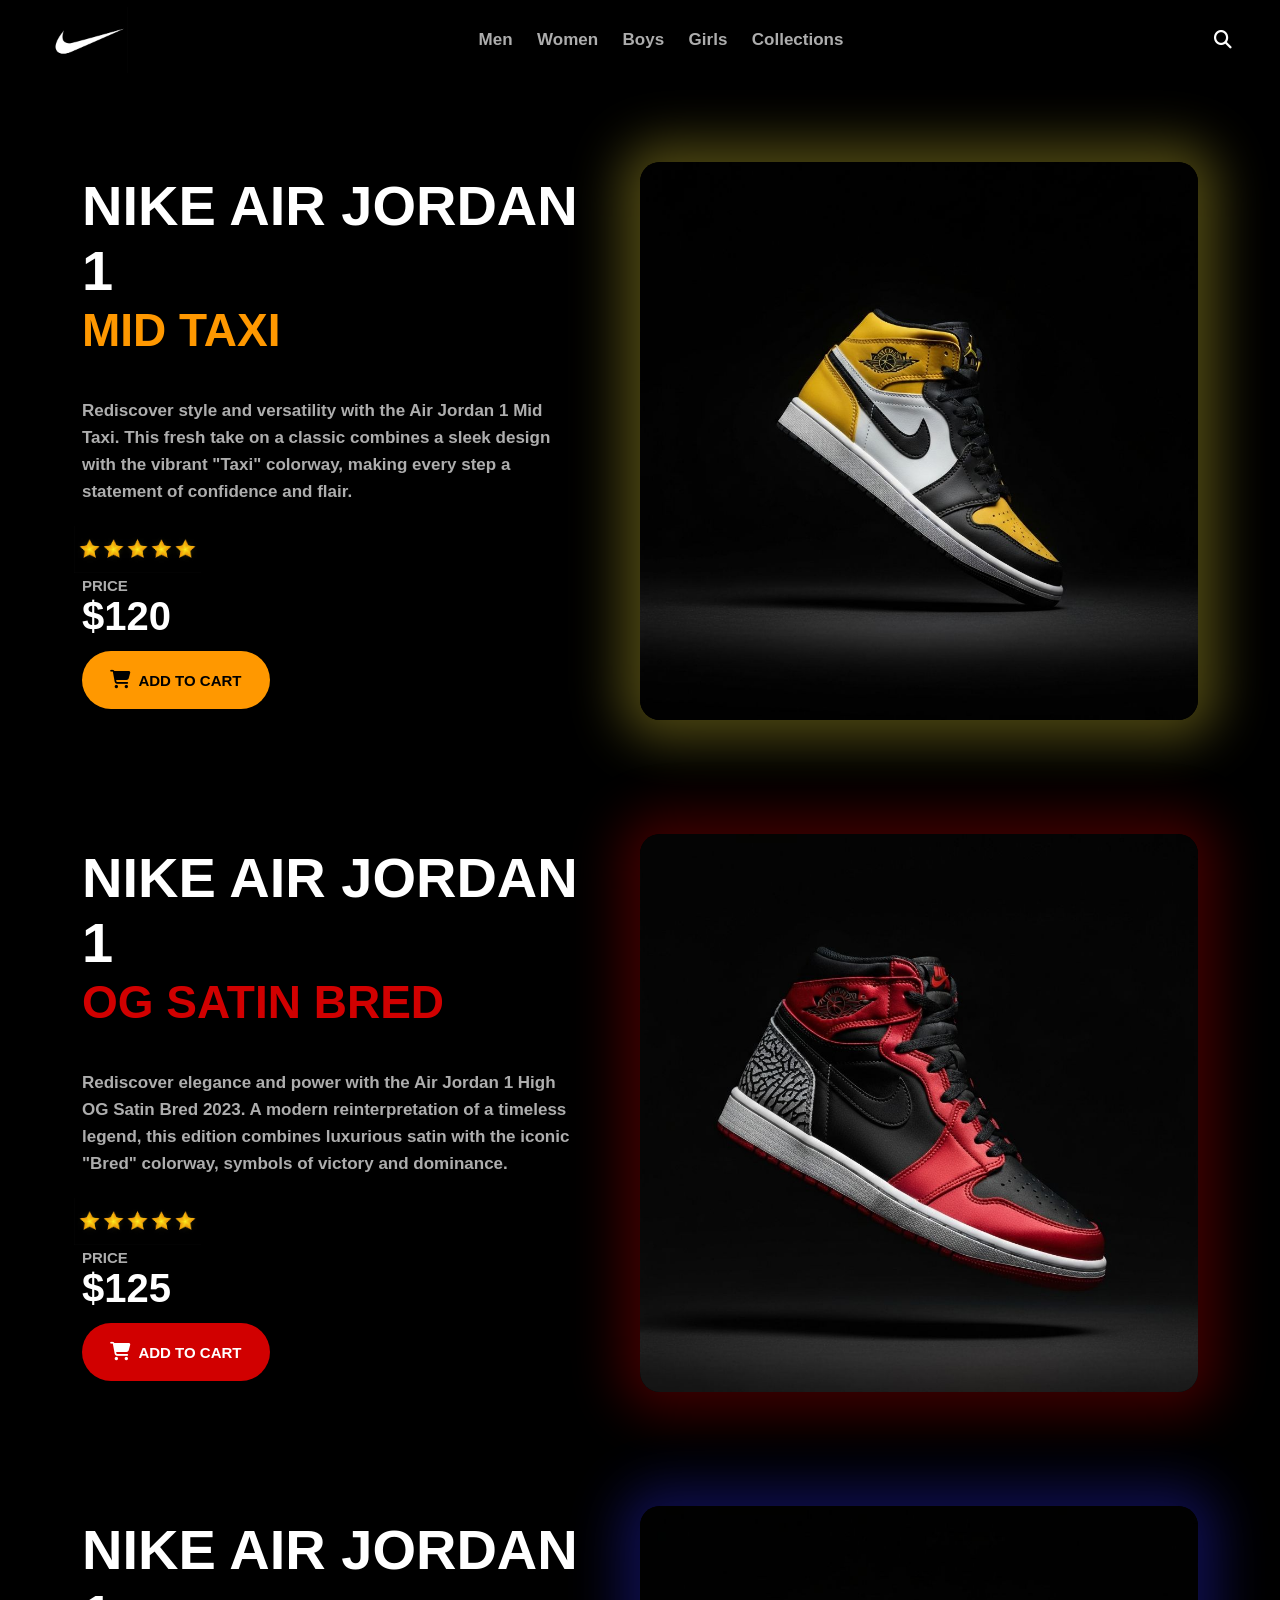
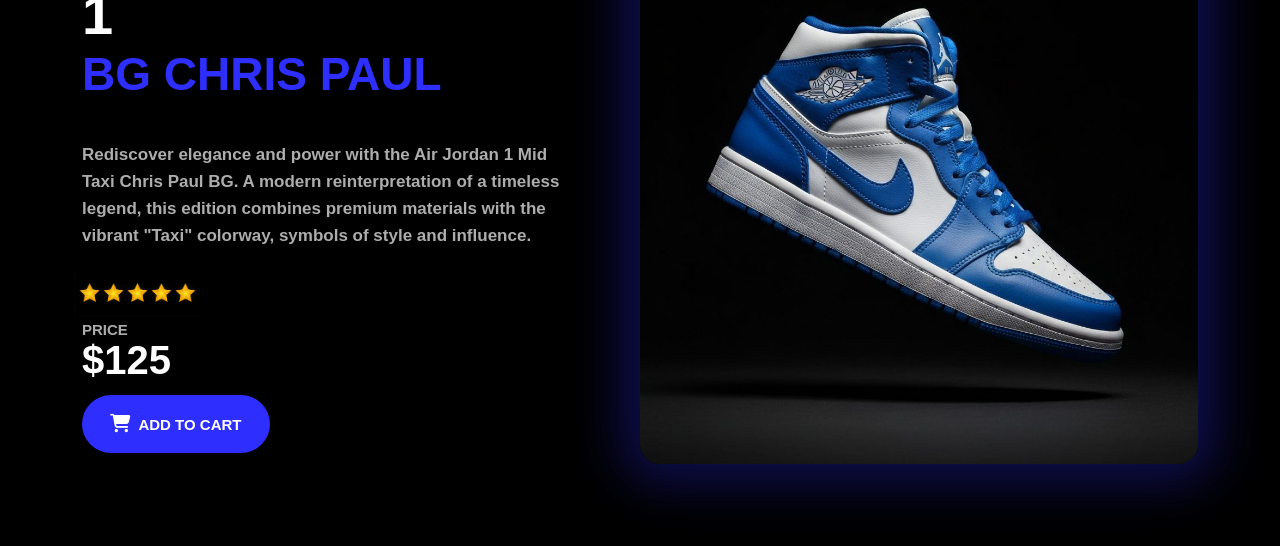
<file: index.html>
<!DOCTYPE html>
<html lang="en">
<head>
    <meta charset="UTF-8">
    <meta name="viewport" content="width=device-width, initial-scale=1.0">
    <link rel="preconnect" href="https://fonts.googleapis.com">
    <link rel="preconnect" href="https://fonts.gstatic.com" crossorigin>
    <link href="https://fonts.googleapis.com/css2?family=Geist:wght@100..900&display=swap" rel="stylesheet">
    <link rel="stylesheet" href="https://cdnjs.cloudflare.com/ajax/libs/font-awesome/6.5.0/css/all.min.css">
    <link rel="stylesheet" href="style.css">
    <title>Nike</title>
</head>
<body>
    <header>
        <img id="logo" src="vecteezy_nike-logo-white-clothes-design-icon-abstract-football-vector_10994411.jpg" alt="logo">
        <input type="checkbox" id="nav-toggle">

<label for="nav-toggle" class="hamburger">
    <i class="fa-solid fa-bars"></i>
</label>

<div class="mobile-nav">
    <a class="menu">Men</a>
    <a class="menu">Women</a>
    <a class="menu">Boys</a>
    <a class="menu">Girls</a>
    <a class="menu">Collections</a>
</div>
        <i class="fa-solid fa-magnifying-glass"></i>
    </header>
    <main>
        <div id="products">
            <div class="shoe" id="yellow-shoe">
                <div class="shoes">
                <h2>NIKE AIR JORDAN 1</h2>
                <h3>MID TAXI</h3>
                <p class="des">Rediscover style and versatility with the Air Jordan 1 Mid Taxi. This fresh take on a classic combines a sleek design with the vibrant "Taxi" colorway, making every step a statement of confidence and flair.</p>
                <img class="img" src="stars-rating-5-reviews-black-background_601576-588.avif" alt="stars">
                <p>PRICE</p>
                <h4>$120</h4>
                <button><i class="fa-solid fa-cart-shopping"></i>ADD TO CART</button>
                </div>
                <img src="jordan-mid-taxi.jpg" alt="Yellow Nike" class="shoe-img">
            </div>
            <div class="shoe" id="yellow-shoe">
                <div class="shoes">
                <h2>NIKE AIR JORDAN 1</h2>
                <h3>OG SATIN BRED</h3>
                <p class="des">Rediscover elegance and power with the Air Jordan 1 High OG Satin Bred 2023. A modern reinterpretation of a timeless legend, this edition combines luxurious satin with the iconic "Bred" colorway, symbols of victory and dominance.</p>
                <img class="img" src="stars-rating-5-reviews-black-background_601576-588.avif" alt="stars">
                <p>PRICE</p>
                <h4>$125</h4>
                <button><i class="fa-solid fa-cart-shopping"></i>ADD TO CART</button>
                </div>
                <img src="jordan-satin-bred.jpg" alt="Yellow Nike" class="shoe-img">
            </div>
            <div class="shoe" id="yellow-shoe">
                <div class="shoes">
                <h2>NIKE AIR JORDAN 1</h2>
                <h3>BG CHRIS PAUL</h3>
                <p class="des">Rediscover elegance and power with the Air Jordan 1 Mid Taxi Chris Paul BG. A modern reinterpretation of a timeless legend, this edition combines premium materials with the vibrant "Taxi" colorway, symbols of style and influence.</p>
                <img class="img" src="stars-rating-5-reviews-black-background_601576-588.avif" alt="stars">
                <p>PRICE</p>
                <h4>$125</h4>
                <button><i class="fa-solid fa-cart-shopping"></i>ADD TO CART</button>
                </div>
                <img src="jordan-chris-paul.jpg" alt="Blue Nike" class="shoe-img">
            </div>
        </div>
    </main>
</body>
</html>
</file>
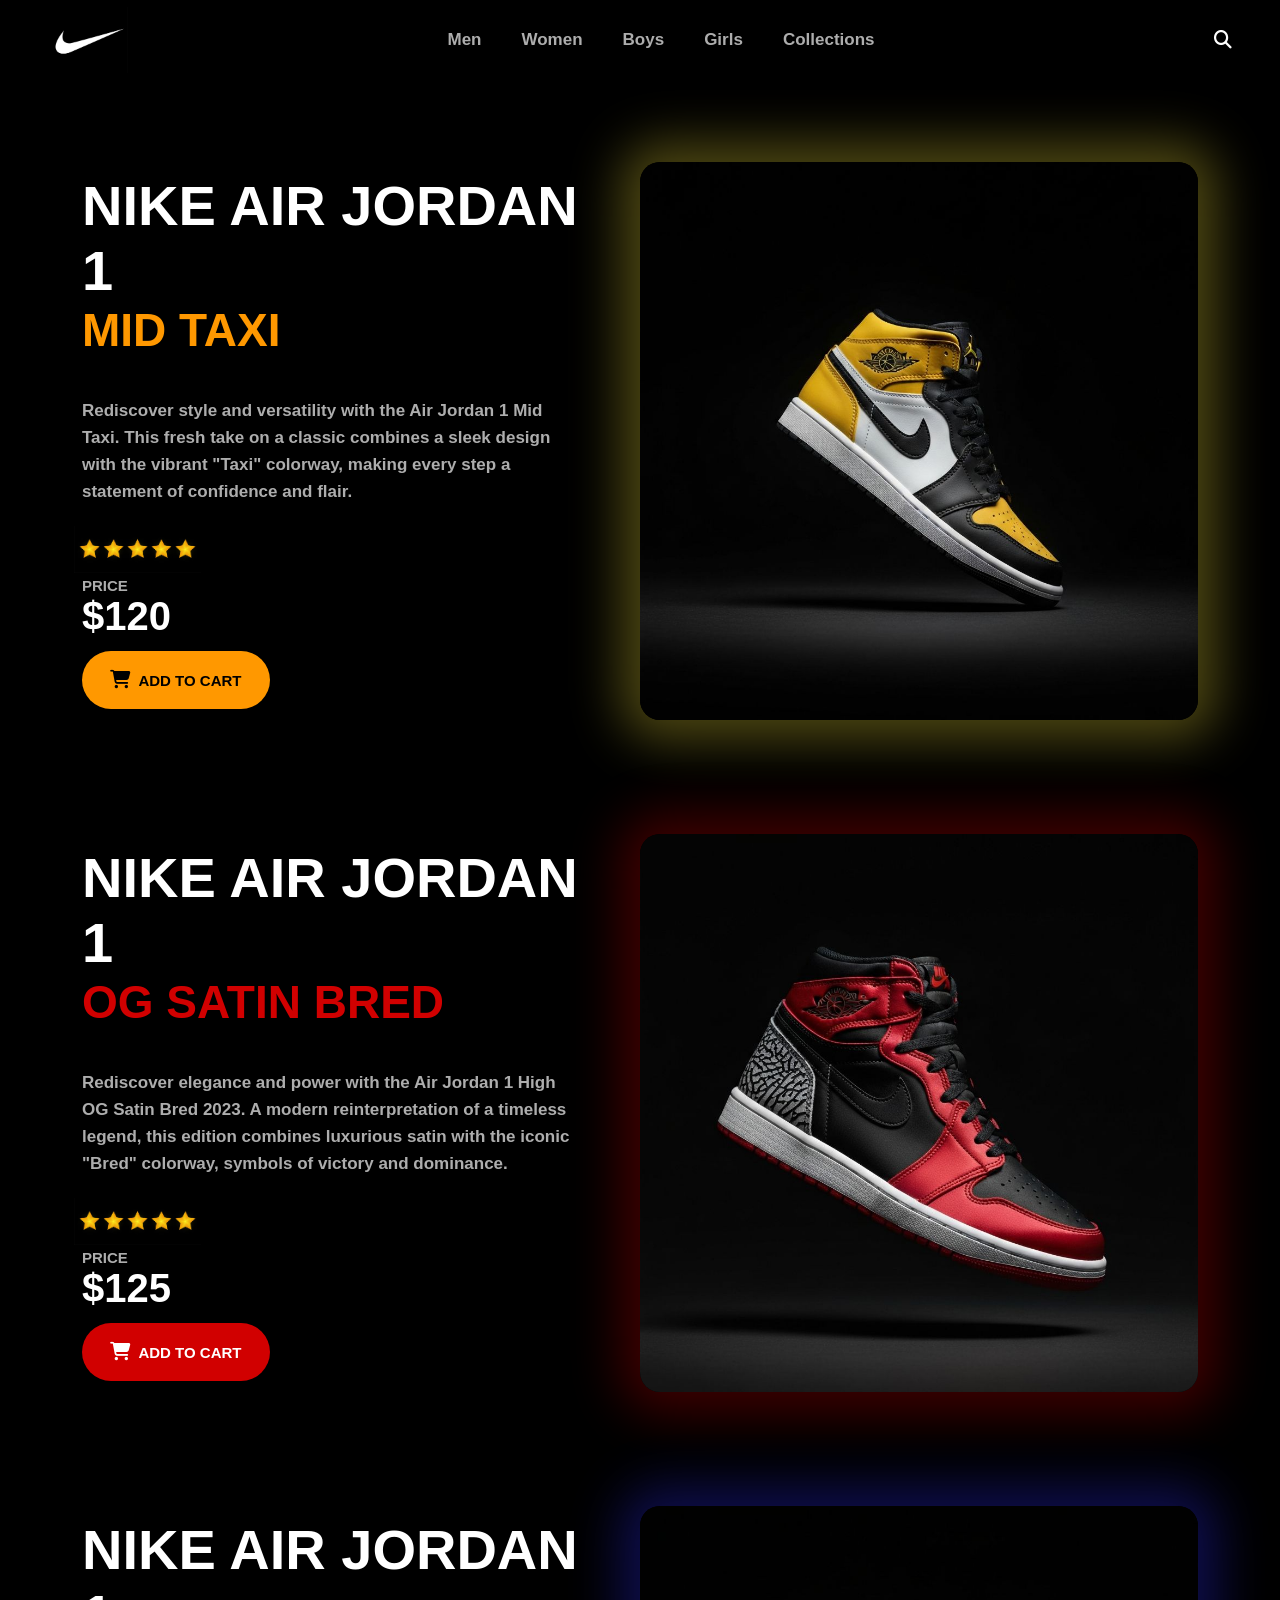
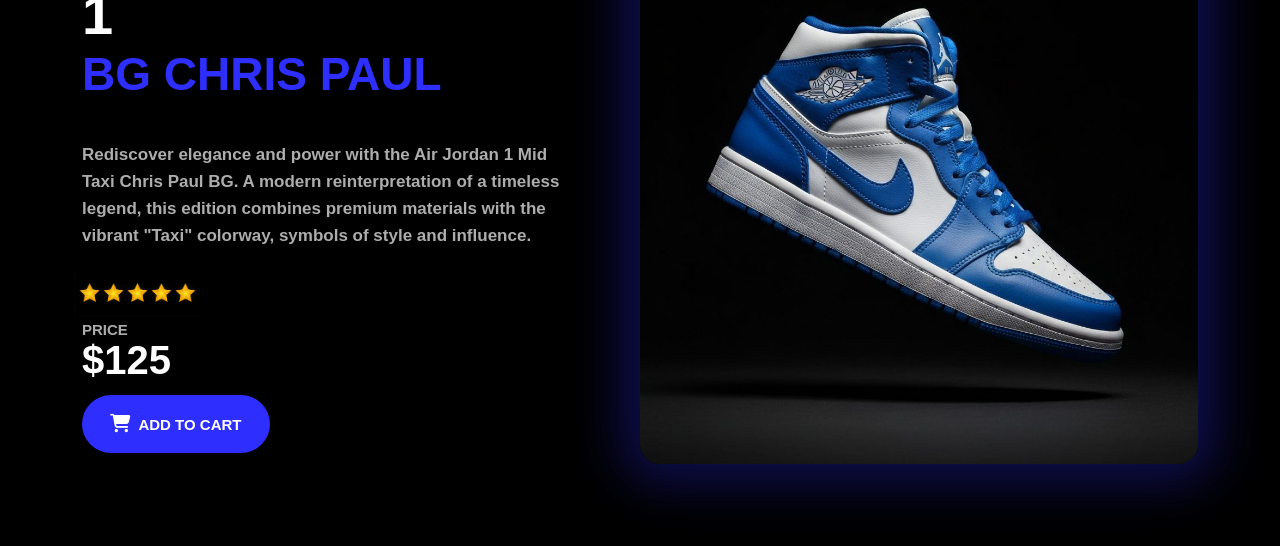
<file: nike.html>
<!DOCTYPE html>
<html lang="en">
<head>
    <meta charset="UTF-8">
    <meta name="viewport" content="width=device-width, initial-scale=1.0">
    <link rel="preconnect" href="https://fonts.googleapis.com">
    <link rel="preconnect" href="https://fonts.gstatic.com" crossorigin>
    <link href="https://fonts.googleapis.com/css2?family=Geist:wght@100..900&display=swap" rel="stylesheet">
    <link rel="stylesheet" href="https://cdnjs.cloudflare.com/ajax/libs/font-awesome/6.5.0/css/all.min.css">
    <link rel="stylesheet" href="style.css">
    <title>Nike</title>
</head>
<body>
    <header>
        <img id="logo" src="vecteezy_nike-logo-white-clothes-design-icon-abstract-football-vector_10994411.jpg" alt="logo">
        <div id="nav">
            <a class="menu">Men</a>
            <a class="menu">Women</a>
            <a class="menu">Boys</a>
            <a class="menu">Girls</a>
            <a class="menu">Collections</a>
        </div>
        <i class="fa-solid fa-magnifying-glass"></i>
    </header>
    <main>
        <div id="products">
            <div class="shoe" id="yellow-shoe">
                <div class="shoes">
                <h2>NIKE AIR JORDAN 1</h2>
                <h3>MID TAXI</h3>
                <p class="des">Rediscover style and versatility with the Air Jordan 1 Mid Taxi. This fresh take on a classic combines a sleek design with the vibrant "Taxi" colorway, making every step a statement of confidence and flair.</p>
                <img class="img" src="stars-rating-5-reviews-black-background_601576-588.avif" alt="stars">
                <p>PRICE</p>
                <h4>$120</h4>
                <button><i class="fa-solid fa-cart-shopping"></i>ADD TO CART</button>
                </div>
                <img src="jordan-mid-taxi.jpg" alt="Yellow Nike" class="shoe-img">
            </div>
            <div class="shoe" id="yellow-shoe">
                <div class="shoes">
                <h2>NIKE AIR JORDAN 1</h2>
                <h3>OG SATIN BRED</h3>
                <p class="des">Rediscover elegance and power with the Air Jordan 1 High OG Satin Bred 2023. A modern reinterpretation of a timeless legend, this edition combines luxurious satin with the iconic "Bred" colorway, symbols of victory and dominance.</p>
                <img class="img" src="stars-rating-5-reviews-black-background_601576-588.avif" alt="stars">
                <p>PRICE</p>
                <h4>$125</h4>
                <button><i class="fa-solid fa-cart-shopping"></i>ADD TO CART</button>
                </div>
                <img src="jordan-satin-bred.jpg" alt="Yellow Nike" class="shoe-img">
            </div>
            <div class="shoe" id="yellow-shoe">
                <div class="shoes">
                <h2>NIKE AIR JORDAN 1</h2>
                <h3>BG CHRIS PAUL</h3>
                <p class="des">Rediscover elegance and power with the Air Jordan 1 Mid Taxi Chris Paul BG. A modern reinterpretation of a timeless legend, this edition combines premium materials with the vibrant "Taxi" colorway, symbols of style and influence.</p>
                <img class="img" src="stars-rating-5-reviews-black-background_601576-588.avif" alt="stars">
                <p>PRICE</p>
                <h4>$125</h4>
                <button><i class="fa-solid fa-cart-shopping"></i>ADD TO CART</button>
                </div>
                <img src="jordan-chris-paul.jpg" alt="Blue Nike" class="shoe-img">
            </div>
        </div>
    </main>
</body>
</html>
</file>
<file: style.css>
.hamburger,
#nav-toggle{
    display: none;
}
* {
    margin: 0;
    padding: 0;
    font-family: "Geist-fallback", sans-serif;
    font-optical-sizing: auto;
    font-style: normal;
}
body {
    background-color: black;
    color: #fff;
}
header {
    background-color: black;
    height: 80px;
    padding: 0 48px;
    display: flex;
    align-items: center;
    justify-content: space-between;
    position: sticky;
    top: 0;
    z-index: 10;
}
#nav {
    display: flex;
    align-items: center;
    gap: 20px;
}
.menu {
    text-decoration: none;
    color: #ADADAD;
    font-weight: bolder;
    font-size: 17px;
    margin-right: 20px;
    cursor: pointer;
    position: relative;
    transition: color 0.3s;
}
.menu::after {
    content: '';
    position: absolute;
    bottom: -4px;
    left: 0;
    width: 0%;
    height: 2px;
    background-color: #FF9800;
    transition: width 0.3s ease;
}
.menu:hover {
    color: #fff;
}
.menu:hover::after {
    width: 100%;
}
#logo {
    width: 80px;
    height: auto;
}
.fa-magnifying-glass {
    font-size: 18px;
    cursor: pointer;
}
#products {
    margin-top: 50px;
}
.shoe {
    display: flex;
    align-items: center;
    gap: 50px;
    padding: 32px 82px;
    position: relative;
    margin-bottom: 50px;
}
h2 {
    font-size: 56px;
}
h3 {
    font-size: 46px;
    color: #FF9800;
}
h4 {
    font-size: 40px;
    margin-bottom: 12px;
}
.des {
    margin-top: 40px;
    margin-right: 17px;
    font-weight: bolder;
    font-size: 17px;
    color: #ADADAD;
    line-height: 1.6;
}
p {
    font-weight: bolder;
    font-size: 15px;
    color: #ADADAD;
}
button {
    width: 37%;
    height: 58px;
    border-radius: 60px;
    font-size: 15px;
    font-weight: bold;
    border: none;
    cursor: pointer;
    display: flex;
    align-items: center;
    justify-content: center;
    gap: 8px;
    transition: all 0.3s ease;
    background-color: #FF9800;
    color: #000;
}
button:hover {
    background-color: #fff;
    color: #FF9800;
    box-shadow: 0px 8px 20px rgba(255, 152, 0, 0.6);
}
button i {
    font-size: 18px;
}
.shoe-img {
    width: 50%;
    height: auto;
    position: relative;
    z-index: 1;
    transition: transform 0.5s ease, box-shadow 0.5s ease;
    box-shadow: 0 0 50px 20px rgba(255, 235, 59, 0.3);
    border-radius: 20px;
}
.shoe-img:hover {
    transform: scale(1.05);
    box-shadow: 0 0 80px 30px rgba(255, 235, 59, 0.5);
}
.img {
    margin-left: -8px;
    margin-top: 20px;
    width: 25%;
}
/* Target the second shoe image specifically (red one) */
#products .shoe:nth-child(2) .shoe-img {
    box-shadow: 0 0 50px 20px rgba(209, 0, 0, 0.3); /* red glow */
}

/* Hover effect for the red shoe */
#products .shoe:nth-child(2) .shoe-img:hover {
    transform: scale(1.05);
    box-shadow: 0 0 80px 30px rgba(209, 0, 0, 0.5); /* stronger red glow on hover */
}
/* Target second shoe (Red OG SATIN BRED) */
#products .shoe:nth-child(2) h3 {
    color: #D10000; /* red text for model name */
}

#products .shoe:nth-child(2) button {
    background-color: #D10000; /* red button background */
    color: #fff; /* text color white for contrast */
    transition: all 0.3s ease;
}

/* Hover effect for red Add to Cart button */
#products .shoe:nth-child(2) button:hover {
    background-color: #fff; /* white on hover */
    color: #D10000; /* text turns red on hover */
    box-shadow: 0px 8px 20px rgba(209, 0, 0, 0.6); /* red shadow */
}
/* Target third shoe image specifically (blue one) */
#products .shoe:nth-child(3) .shoe-img {
    box-shadow: 0 0 50px 20px rgba(46, 46, 255, 0.3); /* blue glow */
}

/* Hover effect for the blue shoe */
#products .shoe:nth-child(3) .shoe-img:hover {
    transform: scale(1.05);
    box-shadow: 0 0 80px 30px rgba(46, 46, 255, 0.5); /* stronger blue glow on hover */
}

/* Target third shoe h3 (model name) */
#products .shoe:nth-child(3) h3 {
    color: #2E2EFF; /* blue text for model name */
}

/* Target third shoe Add to Cart button */
#products .shoe:nth-child(3) button {
    background-color: #2E2EFF; /* blue button background */
    color: #fff; /* text white for contrast */
    transition: all 0.3s ease;
}

/* Hover effect for blue Add to Cart button */
#products .shoe:nth-child(3) button:hover {
    background-color: #fff; /* white on hover */
    color: #2E2EFF; /* text turns blue on hover */
    box-shadow: 0px 8px 20px rgba(46, 46, 255, 0.6); /* blue shadow */
}

/* =========================
   RESPONSIVE DESIGN
========================= */

/* Tablets */
@media (max-width: 992px) {
    .shoe {
        flex-direction: column;
        padding: 30px 40px;
        text-align: center;
    }

    .shoe-img {
        width: 80%;
    }

    button {
        width: 60%;
        margin: 0 auto;
    }

    h2 {
        font-size: 40px;
    }

    h3 {
        font-size: 32px;
    }

    h4 {
        font-size: 28px;
    }
}

/* Mobile Devices */
@media (max-width: 600px) {

    .hamburger {
        display: block;
        font-size: 22px;
        cursor: pointer;
        color: white;
    }
    
    /* hide desktop nav */
    #nav {
        display: none;
    }
    
    /* mobile menu hidden by default */
    .mobile-nav {
        display: none;
        flex-direction: column;
        position: absolute;
        top: 80px;
        left: 0;
        width: 100%;
        background: black;
        padding: 20px;
        gap: 15px;
        border-top: 1px solid #222;
        z-index: 999;
    }
    
    /* SHOW MENU ON CLICK */
    #nav-toggle:checked + .hamburger + .mobile-nav {
        display: flex;
    }

    header {
        padding: 0 15px;
        justify-content: space-between;
        gap: 10px;
    }
    
    /* group right side icons properly */
    header {
        position: sticky;
        top: 0;
    }
    
    /* keep items aligned properly */
    .hamburger {
        display: block;
        font-size: 22px;
        cursor: pointer;
        color: white;
        order: 3; /* push to right */
    }
    
    /* search icon alignment fix */
    .fa-magnifying-glass {
        order: 2;
        margin-left: auto;
    }
    
    /* logo stays left */
    #logo {
        order: 1;
    }
    
    /* REMOVE unwanted spacing issues */
    header i,
    .hamburger {
        display: block;
    }

    header {
        display: flex;
        align-items: center;
        justify-content: space-between;
        gap: 10px;
        padding: 0 15px;
    }

    #nav {
        display: none;
    }

    .fa-magnifying-glass {
        font-size: 16px;
    }

    #logo {
        width: 60px;
    }

    /* 🔥 MAIN CARD FIX */
    .shoe {
        flex-direction: column;
        padding: 25px 18px;
        gap: 25px;              /* space inside card */
        margin-bottom: 70px;   /* 🔥 space between shoes */
        text-align: center;
    }

    .shoe-img {
        width: 100%;
        order: -1; /* 🔥 image comes first */
    }

    .shoes {
        width: 100%;
    }

    /* TEXT */
    .des {
        font-size: 14px;
        margin-top: 15px;
    }

    .img {
        width: 45%;
        margin: 15px auto;
    }

    /* 🔥 BUTTON FIX (below image nicely) */
    button {
        width: 100%;
        height: 50px;
        font-size: 14px;
        margin-top: 15px;
    }

    h2 {
        font-size: 26px;
    }

    h3 {
        font-size: 22px;
    }

    h4 {
        font-size: 20px;
    }
    .hamburger {
        display: block;
        font-size: 22px;
        cursor: pointer;
        color: white;
    }
    
    #nav {
        display: none; /* hide desktop nav */
    }
    
    /* mobile dropdown menu */
    .mobile-nav {
        display: none;
        flex-direction: column;
        position: absolute;
        top: 80px;
        left: 0;
        width: 100%;
        background: black;
        padding: 20px;
        gap: 15px;
        border-top: 1px solid #222;
        z-index: 999;
    }
    
    .mobile-nav .menu {
        font-size: 18px;
        padding: 10px 0;
    }
    
    /* toggle open */
    #nav-toggle:checked ~ .mobile-nav {
        display: flex;
    }
}
</file>
